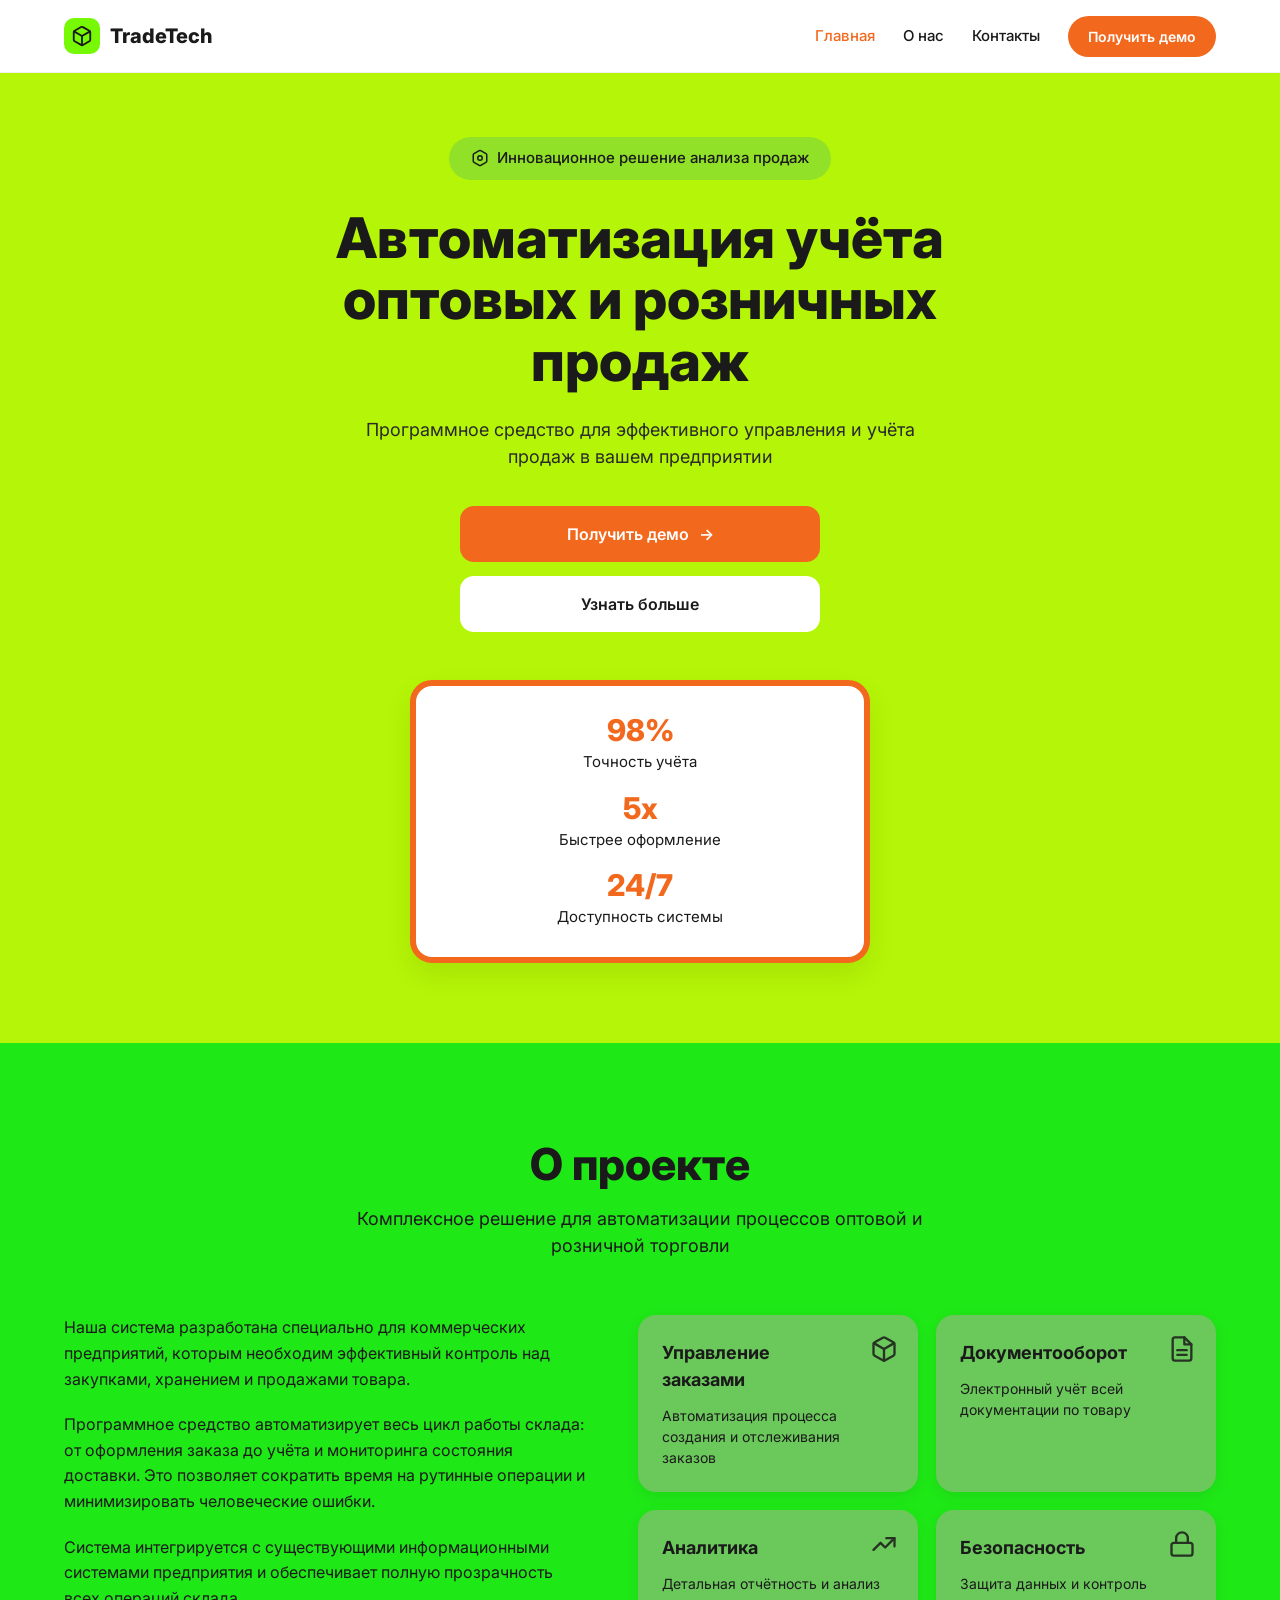
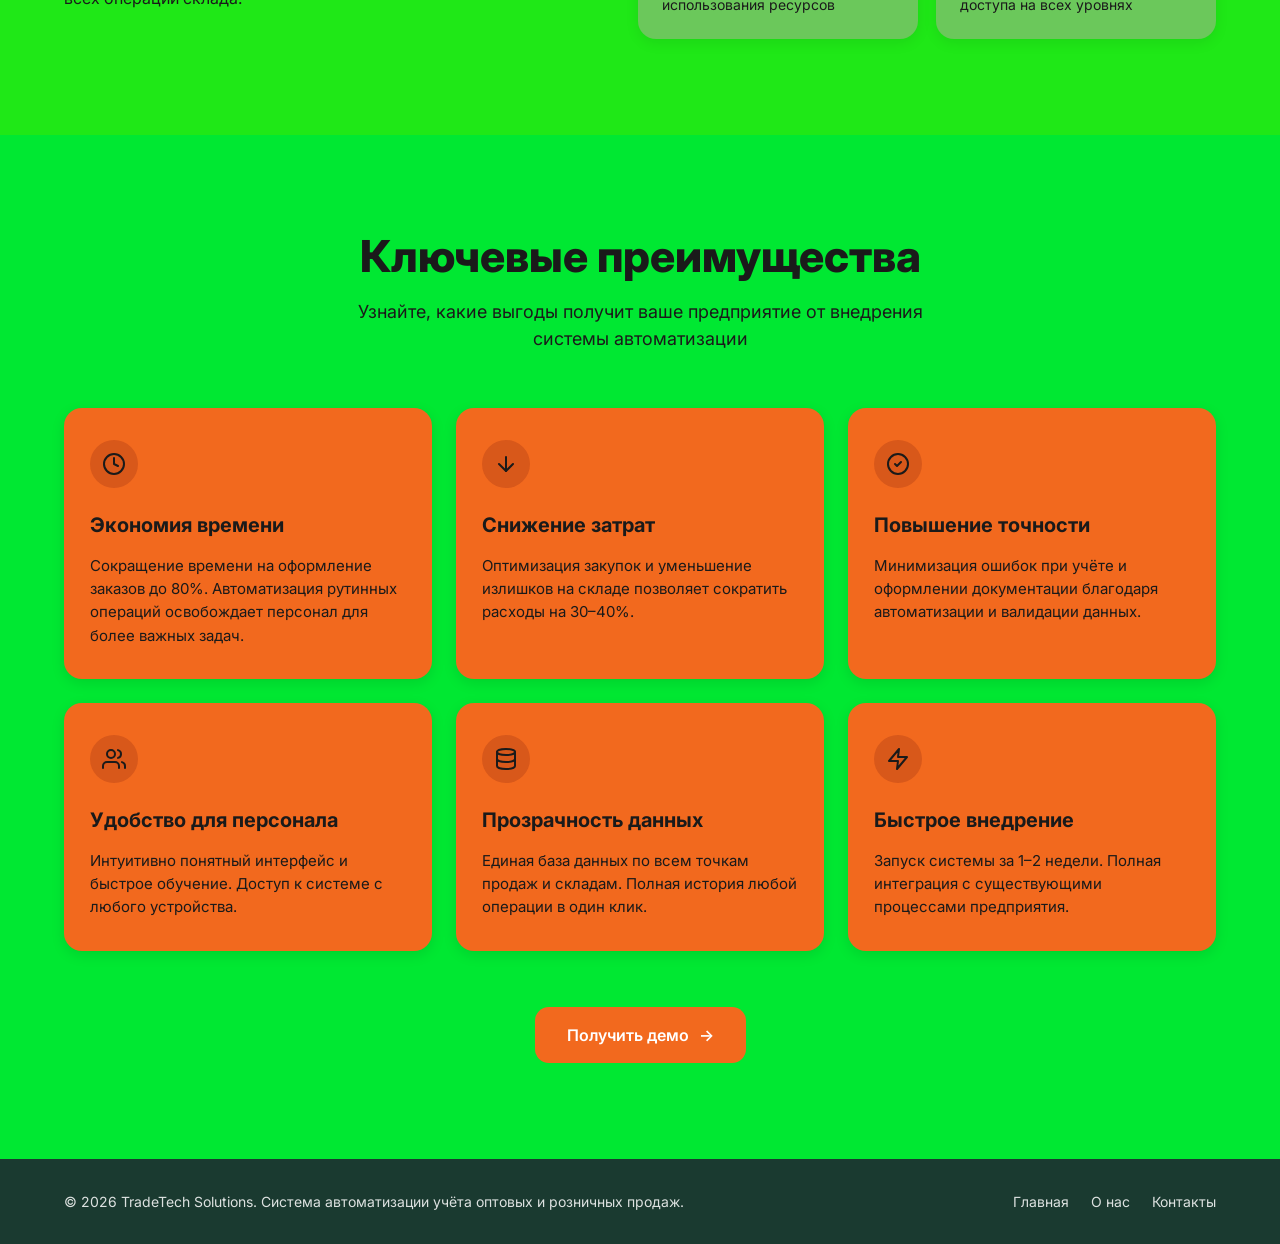
<file: index.html>
<!DOCTYPE html>
<html lang="ru">
<head>
    <meta charset="UTF-8">
    <meta name="viewport" content="width=device-width, initial-scale=1.0">
    <title>TradeTech Solutions — Автоматизация учёта продаж</title>
    <meta name="description" content="Программное средство для автоматизации учёта оптовых и розничных продаж">
    <link rel="preconnect" href="https://fonts.googleapis.com">
    <link rel="preconnect" href="https://fonts.gstatic.com" crossorigin>
    <link href="https://fonts.googleapis.com/css2?family=Inter:wght@400;500;600;700;800&display=swap" rel="stylesheet">
    <link rel="stylesheet" href="css/style.css">
</head>
<body>
    <header class="header">
        <div class="container header__inner">
            <a href="index.html" class="logo">
                <span class="logo__icon" aria-hidden="true">
                    <svg viewBox="0 0 24 24" width="22" height="22" fill="none" stroke="currentColor" stroke-width="2" stroke-linecap="round" stroke-linejoin="round"><path d="M21 16V8a2 2 0 0 0-1-1.73l-7-4a2 2 0 0 0-2 0l-7 4A2 2 0 0 0 3 8v8a2 2 0 0 0 1 1.73l7 4a2 2 0 0 0 2 0l7-4A2 2 0 0 0 21 16z"/><polyline points="3.27 6.96 12 12.01 20.73 6.96"/><line x1="12" y1="22.08" x2="12" y2="12"/></svg>
                </span>
                TradeTech
            </a>
            <button class="burger" id="burger" aria-label="Открыть меню" aria-expanded="false">
                <span></span><span></span><span></span>
            </button>
            <nav class="nav" id="nav">
                <a href="index.html" class="nav__link nav__link--active">Главная</a>
                <a href="about.html" class="nav__link">О нас</a>
                <a href="contacts.html" class="nav__link">Контакты</a>
                <a href="contacts.html" class="nav__cta">Получить демо</a>
            </nav>
        </div>
    </header>

    <main>
        <!-- HERO -->
        <section class="hero">
            <div class="container hero__inner">
                <div class="badge">
                    <svg viewBox="0 0 24 24" width="18" height="18" fill="none" stroke="currentColor" stroke-width="2" stroke-linecap="round" stroke-linejoin="round" aria-hidden="true"><path d="M21 16V8a2 2 0 0 0-1-1.73l-7-4a2 2 0 0 0-2 0l-7 4A2 2 0 0 0 3 8v8a2 2 0 0 0 1 1.73l7 4a2 2 0 0 0 2 0l7-4A2 2 0 0 0 21 16z"/><circle cx="12" cy="12" r="3"/></svg>
                    Инновационное решение анализа продаж
                </div>
                <h1 class="hero__title">Автоматизация учёта оптовых и&nbsp;розничных продаж</h1>
                <p class="hero__subtitle">Программное средство для эффективного управления и учёта продаж в вашем предприятии</p>
                <div class="hero__actions">
                    <a href="contacts.html" class="btn btn--primary">Получить демо <span aria-hidden="true">→</span></a>
                    <a href="about.html" class="btn btn--secondary">Узнать больше</a>
                </div>
                <div class="stats">
                    <div class="stats__card">
                        <div class="stat">
                            <div class="stat__value">98%</div>
                            <div class="stat__label">Точность учёта</div>
                        </div>
                        <div class="stat">
                            <div class="stat__value">5x</div>
                            <div class="stat__label">Быстрее оформление</div>
                        </div>
                        <div class="stat">
                            <div class="stat__value">24/7</div>
                            <div class="stat__label">Доступность системы</div>
                        </div>
                    </div>
                </div>
            </div>
        </section>

        <!-- О ПРОЕКТЕ -->
        <section class="about">
            <div class="container">
                <header class="section-head">
                    <h2 class="section-title">О проекте</h2>
                    <p class="section-subtitle">Комплексное решение для автоматизации процессов оптовой и розничной торговли</p>
                </header>
                <div class="about__grid">
                    <div class="about__text">
                        <p>Наша система разработана специально для коммерческих предприятий, которым необходим эффективный контроль над закупками, хранением и продажами товара.</p>
                        <p>Программное средство автоматизирует весь цикл работы склада: от оформления заказа до учёта и мониторинга состояния доставки. Это позволяет сократить время на рутинные операции и минимизировать человеческие ошибки.</p>
                        <p>Система интегрируется с существующими информационными системами предприятия и обеспечивает полную прозрачность всех операций склада.</p>
                    </div>
                    <div class="about__cards">
                        <article class="feature-card">
                            <div class="feature-card__icon" aria-hidden="true">
                                <svg viewBox="0 0 24 24" width="28" height="28" fill="none" stroke="currentColor" stroke-width="2" stroke-linecap="round" stroke-linejoin="round"><path d="M21 16V8a2 2 0 0 0-1-1.73l-7-4a2 2 0 0 0-2 0l-7 4A2 2 0 0 0 3 8v8a2 2 0 0 0 1 1.73l7 4a2 2 0 0 0 2 0l7-4A2 2 0 0 0 21 16z"/><polyline points="3.27 6.96 12 12.01 20.73 6.96"/><line x1="12" y1="22.08" x2="12" y2="12"/></svg>
                            </div>
                            <h3 class="feature-card__title">Управление заказами</h3>
                            <p class="feature-card__text">Автоматизация процесса создания и отслеживания заказов</p>
                        </article>
                        <article class="feature-card">
                            <div class="feature-card__icon" aria-hidden="true">
                                <svg viewBox="0 0 24 24" width="28" height="28" fill="none" stroke="currentColor" stroke-width="2" stroke-linecap="round" stroke-linejoin="round"><path d="M14 2H6a2 2 0 0 0-2 2v16a2 2 0 0 0 2 2h12a2 2 0 0 0 2-2V8z"/><polyline points="14 2 14 8 20 8"/><line x1="16" y1="13" x2="8" y2="13"/><line x1="16" y1="17" x2="8" y2="17"/></svg>
                            </div>
                            <h3 class="feature-card__title">Документооборот</h3>
                            <p class="feature-card__text">Электронный учёт всей документации по товару</p>
                        </article>
                        <article class="feature-card">
                            <div class="feature-card__icon" aria-hidden="true">
                                <svg viewBox="0 0 24 24" width="28" height="28" fill="none" stroke="currentColor" stroke-width="2" stroke-linecap="round" stroke-linejoin="round"><polyline points="3 17 9 11 13 15 21 7"/><polyline points="14 7 21 7 21 14"/></svg>
                            </div>
                            <h3 class="feature-card__title">Аналитика</h3>
                            <p class="feature-card__text">Детальная отчётность и анализ использования ресурсов</p>
                        </article>
                        <article class="feature-card">
                            <div class="feature-card__icon" aria-hidden="true">
                                <svg viewBox="0 0 24 24" width="28" height="28" fill="none" stroke="currentColor" stroke-width="2" stroke-linecap="round" stroke-linejoin="round"><rect x="3" y="11" width="18" height="11" rx="2" ry="2"/><path d="M7 11V7a5 5 0 0 1 10 0v4"/></svg>
                            </div>
                            <h3 class="feature-card__title">Безопасность</h3>
                            <p class="feature-card__text">Защита данных и контроль доступа на всех уровнях</p>
                        </article>
                    </div>
                </div>
            </div>
        </section>

        <!-- КЛЮЧЕВЫЕ ПРЕИМУЩЕСТВА -->
        <section class="benefits">
            <div class="container">
                <header class="section-head">
                    <h2 class="section-title">Ключевые преимущества</h2>
                    <p class="section-subtitle">Узнайте, какие выгоды получит ваше предприятие от внедрения системы автоматизации</p>
                </header>
                <div class="benefits__grid">
                    <article class="benefit-card">
                        <div class="benefit-card__icon" aria-hidden="true">
                            <svg viewBox="0 0 24 24" width="24" height="24" fill="none" stroke="currentColor" stroke-width="2" stroke-linecap="round" stroke-linejoin="round"><circle cx="12" cy="12" r="10"/><polyline points="12 6 12 12 16 14"/></svg>
                        </div>
                        <h3 class="benefit-card__title">Экономия времени</h3>
                        <p class="benefit-card__text">Сокращение времени на оформление заказов до 80%. Автоматизация рутинных операций освобождает персонал для более важных задач.</p>
                    </article>
                    <article class="benefit-card">
                        <div class="benefit-card__icon" aria-hidden="true">
                            <svg viewBox="0 0 24 24" width="24" height="24" fill="none" stroke="currentColor" stroke-width="2" stroke-linecap="round" stroke-linejoin="round"><line x1="12" y1="5" x2="12" y2="19"/><polyline points="19 12 12 19 5 12"/></svg>
                        </div>
                        <h3 class="benefit-card__title">Снижение затрат</h3>
                        <p class="benefit-card__text">Оптимизация закупок и уменьшение излишков на складе позволяет сократить расходы на 30–40%.</p>
                    </article>
                    <article class="benefit-card">
                        <div class="benefit-card__icon" aria-hidden="true">
                            <svg viewBox="0 0 24 24" width="24" height="24" fill="none" stroke="currentColor" stroke-width="2" stroke-linecap="round" stroke-linejoin="round"><circle cx="12" cy="12" r="10"/><polyline points="9 12 11 14 15 10"/></svg>
                        </div>
                        <h3 class="benefit-card__title">Повышение точности</h3>
                        <p class="benefit-card__text">Минимизация ошибок при учёте и оформлении документации благодаря автоматизации и валидации данных.</p>
                    </article>
                    <article class="benefit-card">
                        <div class="benefit-card__icon" aria-hidden="true">
                            <svg viewBox="0 0 24 24" width="24" height="24" fill="none" stroke="currentColor" stroke-width="2" stroke-linecap="round" stroke-linejoin="round"><path d="M17 21v-2a4 4 0 0 0-4-4H5a4 4 0 0 0-4 4v2"/><circle cx="9" cy="7" r="4"/><path d="M23 21v-2a4 4 0 0 0-3-3.87"/><path d="M16 3.13a4 4 0 0 1 0 7.75"/></svg>
                        </div>
                        <h3 class="benefit-card__title">Удобство для персонала</h3>
                        <p class="benefit-card__text">Интуитивно понятный интерфейс и быстрое обучение. Доступ к системе с любого устройства.</p>
                    </article>
                    <article class="benefit-card">
                        <div class="benefit-card__icon" aria-hidden="true">
                            <svg viewBox="0 0 24 24" width="24" height="24" fill="none" stroke="currentColor" stroke-width="2" stroke-linecap="round" stroke-linejoin="round"><ellipse cx="12" cy="5" rx="9" ry="3"/><path d="M3 5v14a9 3 0 0 0 18 0V5"/><path d="M3 12a9 3 0 0 0 18 0"/></svg>
                        </div>
                        <h3 class="benefit-card__title">Прозрачность данных</h3>
                        <p class="benefit-card__text">Единая база данных по всем точкам продаж и складам. Полная история любой операции в один клик.</p>
                    </article>
                    <article class="benefit-card">
                        <div class="benefit-card__icon" aria-hidden="true">
                            <svg viewBox="0 0 24 24" width="24" height="24" fill="none" stroke="currentColor" stroke-width="2" stroke-linecap="round" stroke-linejoin="round"><polygon points="13 2 3 14 12 14 11 22 21 10 12 10 13 2"/></svg>
                        </div>
                        <h3 class="benefit-card__title">Быстрое внедрение</h3>
                        <p class="benefit-card__text">Запуск системы за 1–2 недели. Полная интеграция с существующими процессами предприятия.</p>
                    </article>
                </div>
                <div class="benefits__cta">
                    <a href="contacts.html" class="btn btn--primary">Получить демо <span aria-hidden="true">→</span></a>
                </div>
            </div>
        </section>
    </main>

    <footer class="footer">
        <div class="container footer__inner">
            <p class="footer__copy">&copy; 2026 TradeTech Solutions. Система автоматизации учёта оптовых и розничных продаж.</p>
            <nav class="footer__nav">
                <a href="index.html">Главная</a>
                <a href="about.html">О нас</a>
                <a href="contacts.html">Контакты</a>
            </nav>
        </div>
    </footer>

    <script src="js/main.js"></script>
</body>
</html>
</file>
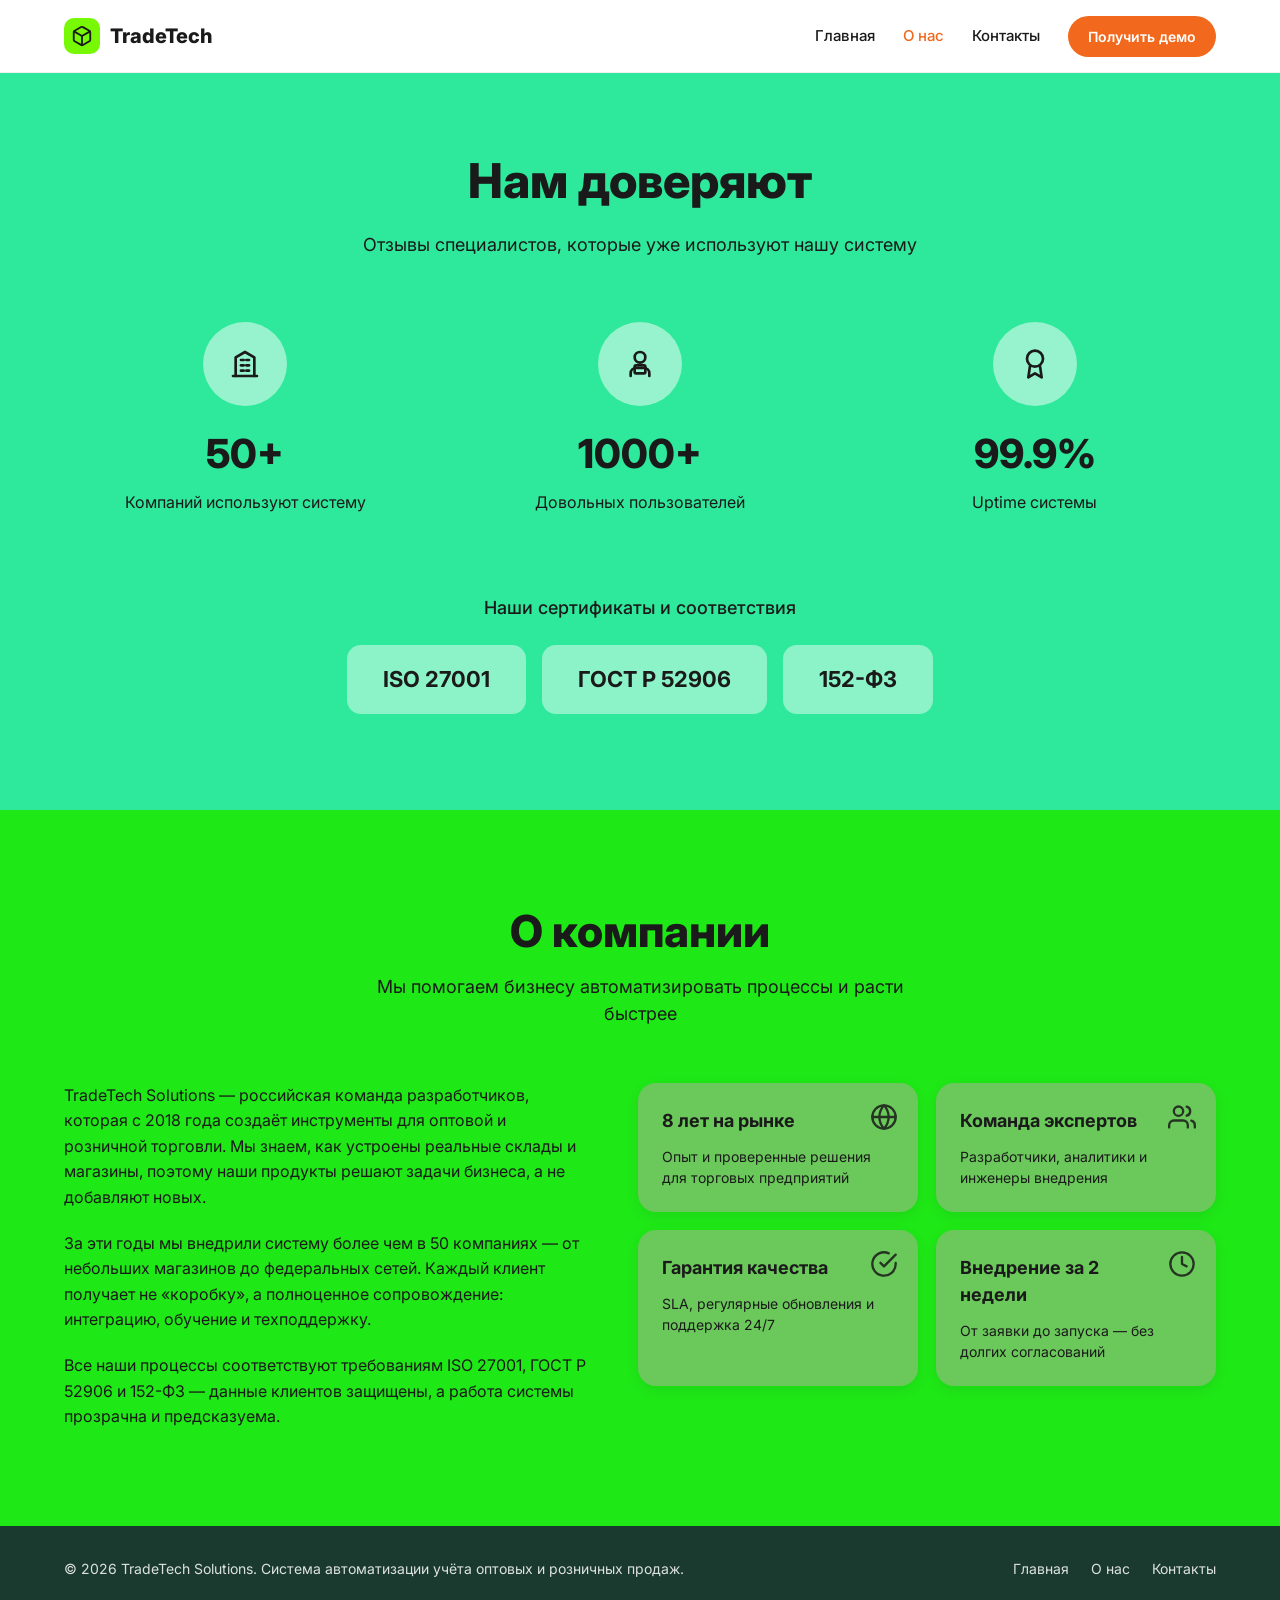
<file: about.html>
<!DOCTYPE html>
<html lang="ru">
<head>
    <meta charset="UTF-8">
    <meta name="viewport" content="width=device-width, initial-scale=1.0">
    <title>О нас — TradeTech Solutions</title>
    <meta name="description" content="Кому доверяет TradeTech Solutions: статистика, сертификаты и соответствия стандартам">
    <link rel="preconnect" href="https://fonts.googleapis.com">
    <link rel="preconnect" href="https://fonts.gstatic.com" crossorigin>
    <link href="https://fonts.googleapis.com/css2?family=Inter:wght@400;500;600;700;800&display=swap" rel="stylesheet">
    <link rel="stylesheet" href="css/style.css">
</head>
<body>
    <header class="header">
        <div class="container header__inner">
            <a href="index.html" class="logo">
                <span class="logo__icon" aria-hidden="true">
                    <svg viewBox="0 0 24 24" width="22" height="22" fill="none" stroke="currentColor" stroke-width="2" stroke-linecap="round" stroke-linejoin="round"><path d="M21 16V8a2 2 0 0 0-1-1.73l-7-4a2 2 0 0 0-2 0l-7 4A2 2 0 0 0 3 8v8a2 2 0 0 0 1 1.73l7 4a2 2 0 0 0 2 0l7-4A2 2 0 0 0 21 16z"/><polyline points="3.27 6.96 12 12.01 20.73 6.96"/><line x1="12" y1="22.08" x2="12" y2="12"/></svg>
                </span>
                TradeTech
            </a>
            <button class="burger" id="burger" aria-label="Открыть меню" aria-expanded="false">
                <span></span><span></span><span></span>
            </button>
            <nav class="nav" id="nav">
                <a href="index.html" class="nav__link">Главная</a>
                <a href="about.html" class="nav__link nav__link--active">О нас</a>
                <a href="contacts.html" class="nav__link">Контакты</a>
                <a href="contacts.html" class="nav__cta">Получить демо</a>
            </nav>
        </div>
    </header>

    <main>
        <!-- ИНТРО -->
        <section class="page-intro page-intro--mint">
            <div class="container">
                <h1 class="page-intro__title">Нам доверяют</h1>
                <p class="page-intro__subtitle">Отзывы специалистов, которые уже используют нашу систему</p>
            </div>
        </section>

        <!-- СТАТИСТИКА -->
        <section class="trust">
            <div class="container">
                <div class="trust__grid">
                    <article class="trust-card">
                        <div class="trust-card__icon" aria-hidden="true">
                            <svg viewBox="0 0 24 24" width="32" height="32" fill="none" stroke="currentColor" stroke-width="2" stroke-linecap="round" stroke-linejoin="round"><path d="M3 21h18"/><path d="M5 21V7l7-4 7 4v14"/><path d="M9 9h2"/><path d="M13 9h2"/><path d="M9 13h2"/><path d="M13 13h2"/><path d="M9 17h2"/><path d="M13 17h2"/></svg>
                        </div>
                        <div class="trust-card__value">50+</div>
                        <div class="trust-card__label">Компаний используют систему</div>
                    </article>
                    <article class="trust-card">
                        <div class="trust-card__icon" aria-hidden="true">
                            <svg viewBox="0 0 24 24" width="32" height="32" fill="none" stroke="currentColor" stroke-width="2" stroke-linecap="round" stroke-linejoin="round"><circle cx="12" cy="7" r="4"/><path d="M5 21v-2a4 4 0 0 1 4-4h6a4 4 0 0 1 4 4v2"/><rect x="8" y="13" width="8" height="6" rx="1"/></svg>
                        </div>
                        <div class="trust-card__value">1000+</div>
                        <div class="trust-card__label">Довольных пользователей</div>
                    </article>
                    <article class="trust-card">
                        <div class="trust-card__icon" aria-hidden="true">
                            <svg viewBox="0 0 24 24" width="32" height="32" fill="none" stroke="currentColor" stroke-width="2" stroke-linecap="round" stroke-linejoin="round"><circle cx="12" cy="8" r="6"/><path d="M8.21 13.89 7 22l5-3 5 3-1.21-8.12"/></svg>
                        </div>
                        <div class="trust-card__value">99.9%</div>
                        <div class="trust-card__label">Uptime системы</div>
                    </article>
                </div>
            </div>
        </section>

        <!-- СЕРТИФИКАТЫ -->
        <section class="certs">
            <div class="container">
                <h2 class="certs__title">Наши сертификаты и соответствия</h2>
                <div class="certs__list">
                    <span class="cert-badge">ISO 27001</span>
                    <span class="cert-badge">ГОСТ Р 52906</span>
                    <span class="cert-badge">152-ФЗ</span>
                </div>
            </div>
        </section>

        <!-- О КОМПАНИИ -->
        <section class="company">
            <div class="container">
                <header class="section-head">
                    <h2 class="section-title">О компании</h2>
                    <p class="section-subtitle">Мы помогаем бизнесу автоматизировать процессы и расти быстрее</p>
                </header>
                <div class="company__grid">
                    <div class="company__text">
                        <p>TradeTech Solutions — российская команда разработчиков, которая с 2018 года создаёт инструменты для оптовой и розничной торговли. Мы знаем, как устроены реальные склады и магазины, поэтому наши продукты решают задачи бизнеса, а не добавляют новых.</p>
                        <p>За эти годы мы внедрили систему более чем в 50 компаниях — от небольших магазинов до федеральных сетей. Каждый клиент получает не «коробку», а полноценное сопровождение: интеграцию, обучение и техподдержку.</p>
                        <p>Все наши процессы соответствуют требованиям ISO 27001, ГОСТ Р 52906 и 152-ФЗ — данные клиентов защищены, а работа системы прозрачна и предсказуема.</p>
                    </div>
                    <div class="company__cards">
                        <article class="feature-card">
                            <div class="feature-card__icon" aria-hidden="true">
                                <svg viewBox="0 0 24 24" width="28" height="28" fill="none" stroke="currentColor" stroke-width="2" stroke-linecap="round" stroke-linejoin="round"><circle cx="12" cy="12" r="10"/><path d="M2 12h20"/><path d="M12 2a15.3 15.3 0 0 1 4 10 15.3 15.3 0 0 1-4 10 15.3 15.3 0 0 1-4-10 15.3 15.3 0 0 1 4-10z"/></svg>
                            </div>
                            <h3 class="feature-card__title">8 лет на рынке</h3>
                            <p class="feature-card__text">Опыт и проверенные решения для торговых предприятий</p>
                        </article>
                        <article class="feature-card">
                            <div class="feature-card__icon" aria-hidden="true">
                                <svg viewBox="0 0 24 24" width="28" height="28" fill="none" stroke="currentColor" stroke-width="2" stroke-linecap="round" stroke-linejoin="round"><path d="M17 21v-2a4 4 0 0 0-4-4H5a4 4 0 0 0-4 4v2"/><circle cx="9" cy="7" r="4"/><path d="M23 21v-2a4 4 0 0 0-3-3.87"/><path d="M16 3.13a4 4 0 0 1 0 7.75"/></svg>
                            </div>
                            <h3 class="feature-card__title">Команда экспертов</h3>
                            <p class="feature-card__text">Разработчики, аналитики и инженеры внедрения</p>
                        </article>
                        <article class="feature-card">
                            <div class="feature-card__icon" aria-hidden="true">
                                <svg viewBox="0 0 24 24" width="28" height="28" fill="none" stroke="currentColor" stroke-width="2" stroke-linecap="round" stroke-linejoin="round"><path d="M22 11.08V12a10 10 0 1 1-5.93-9.14"/><polyline points="22 4 12 14.01 9 11.01"/></svg>
                            </div>
                            <h3 class="feature-card__title">Гарантия качества</h3>
                            <p class="feature-card__text">SLA, регулярные обновления и поддержка 24/7</p>
                        </article>
                        <article class="feature-card">
                            <div class="feature-card__icon" aria-hidden="true">
                                <svg viewBox="0 0 24 24" width="28" height="28" fill="none" stroke="currentColor" stroke-width="2" stroke-linecap="round" stroke-linejoin="round"><circle cx="12" cy="12" r="10"/><polyline points="12 6 12 12 16 14"/></svg>
                            </div>
                            <h3 class="feature-card__title">Внедрение за 2 недели</h3>
                            <p class="feature-card__text">От заявки до запуска — без долгих согласований</p>
                        </article>
                    </div>
                </div>
            </div>
        </section>
    </main>

    <footer class="footer">
        <div class="container footer__inner">
            <p class="footer__copy">&copy; 2026 TradeTech Solutions. Система автоматизации учёта оптовых и розничных продаж.</p>
            <nav class="footer__nav">
                <a href="index.html">Главная</a>
                <a href="about.html">О нас</a>
                <a href="contacts.html">Контакты</a>
            </nav>
        </div>
    </footer>

    <script src="js/main.js"></script>
</body>
</html>
</file>
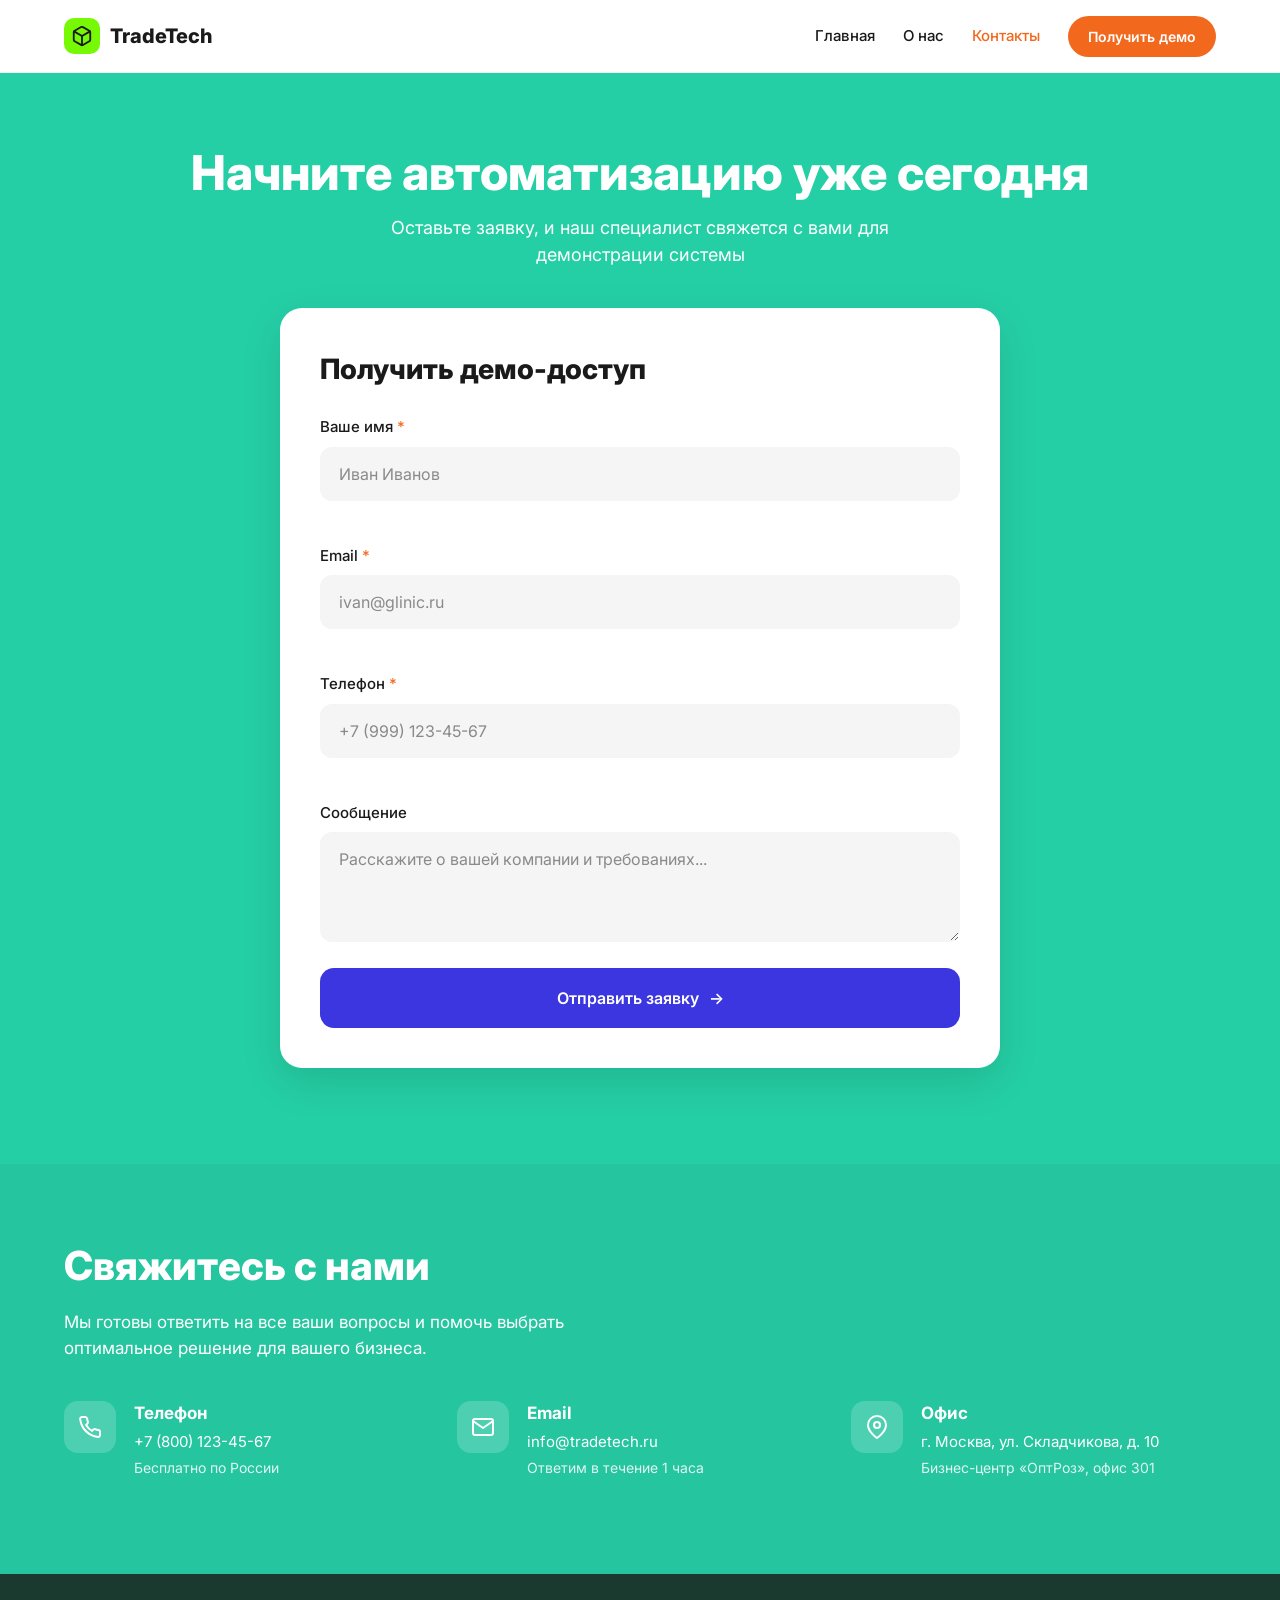
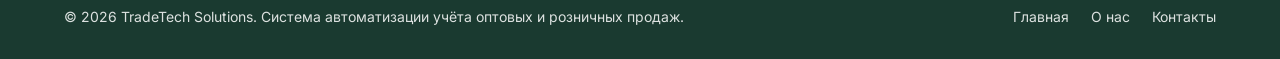
<file: contacts.html>
<!DOCTYPE html>
<html lang="ru">
<head>
    <meta charset="UTF-8">
    <meta name="viewport" content="width=device-width, initial-scale=1.0">
    <title>Контакты — TradeTech Solutions</title>
    <meta name="description" content="Свяжитесь с нами — получите демо системы автоматизации учёта продаж">
    <link rel="preconnect" href="https://fonts.googleapis.com">
    <link rel="preconnect" href="https://fonts.gstatic.com" crossorigin>
    <link href="https://fonts.googleapis.com/css2?family=Inter:wght@400;500;600;700;800&display=swap" rel="stylesheet">
    <link rel="stylesheet" href="css/style.css">
</head>
<body>
    <header class="header">
        <div class="container header__inner">
            <a href="index.html" class="logo">
                <span class="logo__icon" aria-hidden="true">
                    <svg viewBox="0 0 24 24" width="22" height="22" fill="none" stroke="currentColor" stroke-width="2" stroke-linecap="round" stroke-linejoin="round"><path d="M21 16V8a2 2 0 0 0-1-1.73l-7-4a2 2 0 0 0-2 0l-7 4A2 2 0 0 0 3 8v8a2 2 0 0 0 1 1.73l7 4a2 2 0 0 0 2 0l7-4A2 2 0 0 0 21 16z"/><polyline points="3.27 6.96 12 12.01 20.73 6.96"/><line x1="12" y1="22.08" x2="12" y2="12"/></svg>
                </span>
                TradeTech
            </a>
            <button class="burger" id="burger" aria-label="Открыть меню" aria-expanded="false">
                <span></span><span></span><span></span>
            </button>
            <nav class="nav" id="nav">
                <a href="index.html" class="nav__link">Главная</a>
                <a href="about.html" class="nav__link">О нас</a>
                <a href="contacts.html" class="nav__link nav__link--active">Контакты</a>
                <a href="#demo-form" class="nav__cta">Получить демо</a>
            </nav>
        </div>
    </header>

    <main>
        <!-- ИНТРО + ФОРМА -->
        <section class="cta-section" id="demo-form">
            <div class="container">
                <header class="cta-section__head">
                    <h1 class="cta-section__title">Начните автоматизацию уже сегодня</h1>
                    <p class="cta-section__subtitle">Оставьте заявку, и наш специалист свяжется с вами для демонстрации системы</p>
                </header>
                <form class="form" id="demoForm" novalidate>
                    <h2 class="form__title">Получить демо-доступ</h2>
                    <div class="form__field">
                        <label for="name" class="form__label">Ваше имя <span class="req">*</span></label>
                        <input type="text" id="name" name="name" class="form__input" placeholder="Иван Иванов" required>
                        <span class="form__error" data-for="name"></span>
                    </div>
                    <div class="form__field">
                        <label for="email" class="form__label">Email <span class="req">*</span></label>
                        <input type="email" id="email" name="email" class="form__input" placeholder="ivan@glinic.ru" required>
                        <span class="form__error" data-for="email"></span>
                    </div>
                    <div class="form__field">
                        <label for="phone" class="form__label">Телефон <span class="req">*</span></label>
                        <input type="tel" id="phone" name="phone" class="form__input" placeholder="+7 (999) 123-45-67" required>
                        <span class="form__error" data-for="phone"></span>
                    </div>
                    <div class="form__field">
                        <label for="message" class="form__label">Сообщение</label>
                        <textarea id="message" name="message" class="form__input form__input--textarea" placeholder="Расскажите о вашей компании и требованиях..."></textarea>
                    </div>
                    <button type="submit" class="btn btn--submit">Отправить заявку <span aria-hidden="true">→</span></button>
                    <p class="form__success" id="formSuccess" hidden>Заявка отправлена! Мы свяжемся с вами в течение часа.</p>
                </form>
            </div>
        </section>

        <!-- КОНТАКТЫ -->
        <section class="contacts">
            <div class="container">
                <header class="contacts__head">
                    <h2 class="contacts__title">Свяжитесь с нами</h2>
                    <p class="contacts__subtitle">Мы готовы ответить на все ваши вопросы и помочь выбрать оптимальное решение для вашего бизнеса.</p>
                </header>
                <div class="contacts__list">
                    <article class="contact-item">
                        <div class="contact-item__icon" aria-hidden="true">
                            <svg viewBox="0 0 24 24" width="24" height="24" fill="none" stroke="currentColor" stroke-width="2" stroke-linecap="round" stroke-linejoin="round"><path d="M22 16.92v3a2 2 0 0 1-2.18 2 19.79 19.79 0 0 1-8.63-3.07 19.5 19.5 0 0 1-6-6 19.79 19.79 0 0 1-3.07-8.67A2 2 0 0 1 4.11 2h3a2 2 0 0 1 2 1.72 12.84 12.84 0 0 0 .7 2.81 2 2 0 0 1-.45 2.11L8.09 9.91a16 16 0 0 0 6 6l1.27-1.27a2 2 0 0 1 2.11-.45 12.84 12.84 0 0 0 2.81.7A2 2 0 0 1 22 16.92z"/></svg>
                        </div>
                        <div class="contact-item__body">
                            <h3 class="contact-item__title">Телефон</h3>
                            <a href="tel:+78001234567" class="contact-item__value">+7 (800) 123-45-67</a>
                            <p class="contact-item__note">Бесплатно по России</p>
                        </div>
                    </article>
                    <article class="contact-item">
                        <div class="contact-item__icon" aria-hidden="true">
                            <svg viewBox="0 0 24 24" width="24" height="24" fill="none" stroke="currentColor" stroke-width="2" stroke-linecap="round" stroke-linejoin="round"><path d="M4 4h16c1.1 0 2 .9 2 2v12c0 1.1-.9 2-2 2H4c-1.1 0-2-.9-2-2V6c0-1.1.9-2 2-2z"/><polyline points="22,6 12,13 2,6"/></svg>
                        </div>
                        <div class="contact-item__body">
                            <h3 class="contact-item__title">Email</h3>
                            <a href="mailto:info@tradetech.ru" class="contact-item__value">info@tradetech.ru</a>
                            <p class="contact-item__note">Ответим в течение 1 часа</p>
                        </div>
                    </article>
                    <article class="contact-item">
                        <div class="contact-item__icon" aria-hidden="true">
                            <svg viewBox="0 0 24 24" width="24" height="24" fill="none" stroke="currentColor" stroke-width="2" stroke-linecap="round" stroke-linejoin="round"><path d="M21 10c0 7-9 13-9 13s-9-6-9-13a9 9 0 0 1 18 0z"/><circle cx="12" cy="10" r="3"/></svg>
                        </div>
                        <div class="contact-item__body">
                            <h3 class="contact-item__title">Офис</h3>
                            <p class="contact-item__value">г. Москва, ул. Складчикова, д. 10</p>
                            <p class="contact-item__note">Бизнес-центр «ОптРоз», офис 301</p>
                        </div>
                    </article>
                </div>
            </div>
        </section>
    </main>

    <footer class="footer">
        <div class="container footer__inner">
            <p class="footer__copy">&copy; 2026 TradeTech Solutions. Система автоматизации учёта оптовых и розничных продаж.</p>
            <nav class="footer__nav">
                <a href="index.html">Главная</a>
                <a href="about.html">О нас</a>
                <a href="contacts.html">Контакты</a>
            </nav>
        </div>
    </footer>

    <script src="js/main.js"></script>
</body>
</html>
</file>
<file: css/style.css>
/* ============================================================
   TradeTech Solutions — стили
   Лабораторная работа №5/6/7 — HTML, CSS, адаптив
   ============================================================ */

/* ---------- Сброс / базовые ---------- */
*,
*::before,
*::after {
    box-sizing: border-box;
}

html {
    scroll-behavior: smooth;
}

body {
    margin: 0;
    font-family: 'Inter', -apple-system, BlinkMacSystemFont, 'Segoe UI', Roboto, sans-serif;
    font-size: 16px;
    line-height: 1.5;
    color: #1a1a1a;
    background: #ffffff;
    -webkit-font-smoothing: antialiased;
    -moz-osx-font-smoothing: grayscale;
}

h1, h2, h3, h4, p {
    margin: 0;
}

a {
    color: inherit;
    text-decoration: none;
}

img {
    max-width: 100%;
    display: block;
}

button {
    font: inherit;
    cursor: pointer;
    border: none;
    background: none;
}

/* ---------- Контейнер ---------- */
.container {
    width: 100%;
    max-width: 1200px;
    margin: 0 auto;
    padding: 0 24px;
}

/* ============================================================
   ШАПКА (header)
   ============================================================ */
.header {
    position: sticky;
    top: 0;
    z-index: 100;
    background: rgba(255, 255, 255, 0.92);
    backdrop-filter: blur(10px);
    -webkit-backdrop-filter: blur(10px);
    border-bottom: 1px solid rgba(0, 0, 0, 0.06);
}

.header__inner {
    display: flex;
    align-items: center;
    justify-content: space-between;
    height: 72px;
}

.logo {
    display: inline-flex;
    align-items: center;
    gap: 10px;
    font-weight: 800;
    font-size: 20px;
    color: #1a1a1a;
}

.logo__icon {
    display: inline-flex;
    align-items: center;
    justify-content: center;
    width: 36px;
    height: 36px;
    border-radius: 10px;
    background: #77F906;
    color: #1a1a1a;
}

.nav {
    display: flex;
    align-items: center;
    gap: 28px;
}

.nav__link {
    font-size: 15px;
    font-weight: 500;
    color: #1a1a1a;
    transition: color 0.2s ease;
}

.nav__link:hover,
.nav__link--active {
    color: #F2691E;
}

.nav__cta {
    display: inline-flex;
    align-items: center;
    padding: 10px 20px;
    background: #F2691E;
    color: #fff;
    border-radius: 999px;
    font-weight: 600;
    font-size: 14px;
    transition: background 0.2s ease, transform 0.2s ease;
}

.nav__cta:hover {
    background: #d8581a;
    transform: translateY(-1px);
}

.burger {
    display: none;
    flex-direction: column;
    gap: 5px;
    padding: 8px;
}

.burger span {
    display: block;
    width: 22px;
    height: 2px;
    background: #1a1a1a;
    border-radius: 2px;
    transition: transform 0.25s ease, opacity 0.25s ease;
}

.burger.is-open span:nth-child(1) { transform: translateY(7px) rotate(45deg); }
.burger.is-open span:nth-child(2) { opacity: 0; }
.burger.is-open span:nth-child(3) { transform: translateY(-7px) rotate(-45deg); }

/* ============================================================
   КНОПКИ
   ============================================================ */
.btn {
    display: inline-flex;
    align-items: center;
    justify-content: center;
    gap: 10px;
    padding: 16px 32px;
    border-radius: 14px;
    font-weight: 600;
    font-size: 16px;
    text-align: center;
    transition: transform 0.2s ease, box-shadow 0.2s ease, background 0.2s ease;
    cursor: pointer;
}

.btn:hover {
    transform: translateY(-2px);
    box-shadow: 0 8px 22px rgba(0, 0, 0, 0.15);
}

.btn--primary {
    background: #F2691E;
    color: #ffffff;
}

.btn--primary:hover {
    background: #d8581a;
}

.btn--secondary {
    background: #ffffff;
    color: #1a1a1a;
}

.btn--submit {
    background: #3B36E0;
    color: #ffffff;
    width: 100%;
    padding: 18px 28px;
    border-radius: 14px;
}

.btn--submit:hover {
    background: #2d2bb0;
}

/* ============================================================
   HERO
   ============================================================ */
.hero {
    background: #B5F507;
    padding: 64px 0 80px;
    text-align: center;
}

.hero__inner {
    display: flex;
    flex-direction: column;
    align-items: center;
}

.badge {
    display: inline-flex;
    align-items: center;
    gap: 8px;
    padding: 10px 22px;
    background: rgba(100, 200, 80, 0.45);
    border-radius: 999px;
    font-size: 15px;
    font-weight: 500;
    color: #1a1a1a;
    margin-bottom: 28px;
}

.hero__title {
    font-size: 56px;
    line-height: 1.1;
    font-weight: 800;
    color: #1a1a1a;
    max-width: 800px;
    margin-bottom: 24px;
}

.hero__subtitle {
    font-size: 18px;
    line-height: 1.5;
    color: #2a2a2a;
    max-width: 560px;
    margin-bottom: 36px;
}

.hero__actions {
    display: flex;
    flex-direction: column;
    gap: 14px;
    width: 100%;
    max-width: 360px;
    margin-bottom: 48px;
}

/* Карточка статистики */
.stats {
    width: 100%;
    max-width: 460px;
}

.stats__card {
    background: #ffffff;
    border: 6px solid #F2691E;
    border-radius: 22px;
    padding: 28px 24px;
    display: grid;
    grid-template-columns: 1fr;
    gap: 18px;
    box-shadow: 0 12px 28px rgba(0, 0, 0, 0.08);
}

.stat {
    text-align: center;
}

.stat__value {
    font-size: 30px;
    font-weight: 800;
    color: #F2691E;
    line-height: 1.1;
    margin-bottom: 4px;
}

.stat__label {
    font-size: 15px;
    color: #1a1a1a;
}

/* ============================================================
   СЕКЦИЯ "О ПРОЕКТЕ"
   ============================================================ */
.about {
    background: #1FE817;
    padding: 96px 0;
}

.section-head {
    text-align: center;
    margin-bottom: 56px;
}

.section-title {
    font-size: 44px;
    line-height: 1.15;
    font-weight: 800;
    color: #1a1a1a;
    margin-bottom: 16px;
}

.section-subtitle {
    font-size: 18px;
    line-height: 1.5;
    color: #1a1a1a;
    max-width: 600px;
    margin: 0 auto;
}

.about__grid {
    display: grid;
    grid-template-columns: 1fr 1.1fr;
    gap: 48px;
    align-items: start;
}

.about__text p {
    font-size: 16px;
    line-height: 1.6;
    color: #1a1a1a;
    margin-bottom: 20px;
}

.about__text p:last-child {
    margin-bottom: 0;
}

.about__cards {
    display: grid;
    grid-template-columns: 1fr 1fr;
    gap: 18px;
}

.feature-card {
    position: relative;
    background: #6BC85B;
    border-radius: 18px;
    padding: 24px;
    color: #1a1a1a;
    box-shadow: 0 4px 14px rgba(0, 0, 0, 0.08);
}

.feature-card__icon {
    position: absolute;
    top: 20px;
    right: 20px;
    color: #1a1a1a;
    opacity: 0.85;
}

.feature-card__title {
    font-size: 18px;
    font-weight: 700;
    margin-bottom: 12px;
    padding-right: 40px;
    color: #1a1a1a;
}

.feature-card__text {
    font-size: 14px;
    line-height: 1.5;
    color: #1a1a1a;
}

/* ============================================================
   КЛЮЧЕВЫЕ ПРЕИМУЩЕСТВА
   ============================================================ */
.benefits {
    background: #00E832;
    padding: 96px 0;
}

.benefits__grid {
    display: grid;
    grid-template-columns: repeat(3, 1fr);
    gap: 24px;
}

.benefit-card {
    background: #F2691E;
    border-radius: 18px;
    padding: 32px 26px;
    color: #1a1a1a;
    box-shadow: 0 4px 14px rgba(0, 0, 0, 0.1);
    display: flex;
    flex-direction: column;
}

.benefit-card__icon {
    display: inline-flex;
    align-items: center;
    justify-content: center;
    width: 48px;
    height: 48px;
    border-radius: 50%;
    background: #d8581a;
    margin-bottom: 22px;
    color: #1a1a1a;
}

.benefit-card__title {
    font-size: 20px;
    font-weight: 700;
    margin-bottom: 14px;
    color: #1a1a1a;
}

.benefit-card__text {
    font-size: 15px;
    line-height: 1.55;
    color: #1a1a1a;
}

.benefits__cta {
    display: flex;
    justify-content: center;
    margin-top: 56px;
}

/* ============================================================
   СТРАНИЦА "О НАС"
   ============================================================ */
.page-intro {
    padding: 72px 0 40px;
    text-align: center;
}

.page-intro--mint {
    background: #2EE89B;
}

.page-intro__title {
    font-size: 48px;
    font-weight: 800;
    margin-bottom: 14px;
    color: #1a1a1a;
}

.page-intro__subtitle {
    font-size: 18px;
    color: #1a1a1a;
    max-width: 560px;
    margin: 0 auto;
}

/* Статистика "Нам доверяют" */
.trust {
    background: #2EE89B;
    padding: 24px 0 80px;
}

.trust__grid {
    display: grid;
    grid-template-columns: repeat(3, 1fr);
    gap: 32px;
    text-align: center;
}

.trust-card {
    display: flex;
    flex-direction: column;
    align-items: center;
}

.trust-card__icon {
    display: inline-flex;
    align-items: center;
    justify-content: center;
    width: 84px;
    height: 84px;
    border-radius: 50%;
    background: rgba(255, 255, 255, 0.5);
    color: #1a1a1a;
    margin-bottom: 18px;
}

.trust-card__value {
    font-size: 40px;
    font-weight: 800;
    color: #1a1a1a;
    margin-bottom: 6px;
}

.trust-card__label {
    font-size: 16px;
    color: #1a1a1a;
}

/* Сертификаты */
.certs {
    background: #2EE89B;
    padding: 0 0 96px;
    text-align: center;
}

.certs__title {
    font-size: 18px;
    font-weight: 500;
    color: #1a1a1a;
    margin-bottom: 24px;
}

.certs__list {
    display: flex;
    flex-wrap: wrap;
    justify-content: center;
    gap: 16px;
}

.cert-badge {
    display: inline-flex;
    align-items: center;
    justify-content: center;
    padding: 18px 36px;
    background: rgba(255, 255, 255, 0.45);
    border-radius: 14px;
    font-size: 22px;
    font-weight: 700;
    color: #1a1a1a;
}

/* О компании */
.company {
    background: #1FE817;
    padding: 96px 0;
}

.company__grid {
    display: grid;
    grid-template-columns: 1fr 1.1fr;
    gap: 48px;
    align-items: start;
}

.company__text p {
    font-size: 16px;
    line-height: 1.6;
    margin-bottom: 20px;
}

.company__text p:last-child {
    margin-bottom: 0;
}

.company__cards {
    display: grid;
    grid-template-columns: 1fr 1fr;
    gap: 18px;
}

/* ============================================================
   СТРАНИЦА КОНТАКТОВ — секция формы
   ============================================================ */
.cta-section {
    background: #25CFA5;
    padding: 72px 0 96px;
}

.cta-section__head {
    text-align: center;
    margin-bottom: 40px;
}

.cta-section__title {
    font-size: 48px;
    font-weight: 800;
    color: #ffffff;
    margin-bottom: 14px;
    line-height: 1.15;
}

.cta-section__subtitle {
    font-size: 18px;
    color: #ffffff;
    max-width: 560px;
    margin: 0 auto;
}

.form {
    background: #ffffff;
    max-width: 720px;
    margin: 0 auto;
    border-radius: 22px;
    padding: 40px;
    box-shadow: 0 14px 40px rgba(0, 0, 0, 0.12);
}

.form__title {
    font-size: 28px;
    font-weight: 800;
    margin-bottom: 26px;
}

.form__field {
    margin-bottom: 20px;
}

.form__label {
    display: block;
    font-size: 15px;
    font-weight: 500;
    margin-bottom: 8px;
    color: #1a1a1a;
}

.req {
    color: #F2691E;
}

.form__input {
    width: 100%;
    padding: 14px 18px;
    background: #f5f5f5;
    border: 1px solid transparent;
    border-radius: 12px;
    font: inherit;
    color: #1a1a1a;
    transition: border-color 0.2s ease, background 0.2s ease;
}

.form__input::placeholder {
    color: #8a8a8a;
}

.form__input:focus {
    outline: none;
    border-color: #3B36E0;
    background: #ffffff;
}

.form__input--textarea {
    min-height: 110px;
    resize: vertical;
    font-family: inherit;
}

.form__input.is-invalid {
    border-color: #e23a3a;
    background: #fff5f5;
}

.form__error {
    display: block;
    min-height: 18px;
    margin-top: 6px;
    font-size: 13px;
    color: #e23a3a;
}

.form__success {
    margin-top: 16px;
    padding: 14px 16px;
    background: #e8f9ee;
    color: #1e7a3c;
    border-radius: 10px;
    font-weight: 500;
}

/* Контакты */
.contacts {
    background: #25C5A0;
    padding: 72px 0 96px;
    color: #ffffff;
}

.contacts__head {
    margin-bottom: 40px;
}

.contacts__title {
    font-size: 40px;
    font-weight: 800;
    margin-bottom: 14px;
}

.contacts__subtitle {
    font-size: 17px;
    max-width: 600px;
    line-height: 1.5;
}

.contacts__list {
    display: grid;
    grid-template-columns: repeat(3, 1fr);
    gap: 28px;
}

.contact-item {
    display: flex;
    gap: 18px;
}

.contact-item__icon {
    display: inline-flex;
    align-items: center;
    justify-content: center;
    width: 52px;
    height: 52px;
    flex-shrink: 0;
    border-radius: 14px;
    background: rgba(255, 255, 255, 0.18);
    color: #ffffff;
}

.contact-item__title {
    font-size: 17px;
    font-weight: 700;
    margin-bottom: 4px;
}

.contact-item__value {
    display: block;
    font-size: 15px;
    margin-bottom: 4px;
    color: #ffffff;
}

.contact-item__note {
    font-size: 14px;
    color: rgba(255, 255, 255, 0.85);
}

/* ============================================================
   ФУТЕР
   ============================================================ */
.footer {
    background: #1a3a30;
    color: rgba(255, 255, 255, 0.85);
    padding: 32px 0;
    font-size: 14px;
}

.footer__inner {
    display: flex;
    align-items: center;
    justify-content: space-between;
    gap: 16px;
    flex-wrap: wrap;
}

.footer__nav {
    display: flex;
    gap: 22px;
}

.footer__nav a:hover {
    color: #ffffff;
}

/* ============================================================
   АДАПТИВНОСТЬ — ЛР №7
   Брейкпоинты: >=1200, 992-1199, 768-991, 576-767,
   460-575, 414-459, 375-413, 320-374
   ============================================================ */

/* ---------- >= 1200px (большой десктоп) ---------- */
@media (min-width: 1200px) {
    .container {
        max-width: 1200px;
    }
    .hero__title {
        font-size: 56px;
    }
    .section-title {
        font-size: 44px;
    }
}

/* ---------- 992 — 1199px (десктоп) ---------- */
@media (min-width: 992px) and (max-width: 1199.98px) {
    .container {
        max-width: 980px;
    }
    .hero__title {
        font-size: 50px;
    }
    .section-title {
        font-size: 40px;
    }
    .benefits__grid {
        grid-template-columns: repeat(3, 1fr);
        gap: 20px;
    }
    .about__cards,
    .company__cards {
        grid-template-columns: 1fr 1fr;
    }
}

/* ---------- 768 — 991px (планшет) ---------- */
@media (min-width: 768px) and (max-width: 991.98px) {
    .container {
        max-width: 760px;
    }
    .header__inner {
        height: 64px;
    }
    .hero {
        padding: 56px 0 64px;
    }
    .hero__title {
        font-size: 42px;
    }
    .hero__subtitle {
        font-size: 17px;
    }
    .section-title {
        font-size: 36px;
    }
    .about,
    .benefits,
    .company {
        padding: 72px 0;
    }
    .about__grid,
    .company__grid {
        grid-template-columns: 1fr;
        gap: 36px;
    }
    .about__cards,
    .company__cards {
        grid-template-columns: 1fr 1fr;
    }
    .benefits__grid {
        grid-template-columns: 1fr 1fr;
        gap: 20px;
    }
    .trust__grid {
        grid-template-columns: repeat(3, 1fr);
        gap: 22px;
    }
    .contacts__list {
        grid-template-columns: 1fr 1fr;
        gap: 24px;
    }
    .form {
        padding: 36px;
    }
}

/* ---------- 576 — 767px (большой смартфон) ---------- */
@media (min-width: 576px) and (max-width: 767.98px) {
    .container {
        padding: 0 20px;
    }
    .header__inner {
        height: 60px;
    }
    .nav {
        position: fixed;
        top: 60px;
        left: 0;
        right: 0;
        background: #ffffff;
        flex-direction: column;
        align-items: stretch;
        gap: 0;
        padding: 16px 24px 24px;
        border-bottom: 1px solid rgba(0, 0, 0, 0.08);
        transform: translateY(-120%);
        transition: transform 0.3s ease;
    }
    .nav.is-open {
        transform: translateY(0);
    }
    .nav__link {
        padding: 12px 0;
        font-size: 16px;
        border-bottom: 1px solid rgba(0, 0, 0, 0.06);
    }
    .nav__cta {
        margin-top: 12px;
        justify-content: center;
    }
    .burger {
        display: flex;
    }
    .hero {
        padding: 48px 0 56px;
    }
    .hero__title {
        font-size: 36px;
    }
    .hero__subtitle {
        font-size: 16px;
    }
    .section-title {
        font-size: 30px;
    }
    .about,
    .benefits,
    .company {
        padding: 64px 0;
    }
    .about__grid,
    .company__grid {
        grid-template-columns: 1fr;
        gap: 32px;
    }
    .about__cards,
    .company__cards {
        grid-template-columns: 1fr 1fr;
    }
    .benefits__grid {
        grid-template-columns: 1fr 1fr;
        gap: 18px;
    }
    .trust__grid {
        grid-template-columns: 1fr;
        gap: 24px;
    }
    .contacts__list {
        grid-template-columns: 1fr;
    }
    .form {
        padding: 32px 24px;
    }
    .footer__inner {
        flex-direction: column;
        text-align: center;
    }
}

/* ---------- 460 — 575px (средний смартфон) ---------- */
@media (min-width: 460px) and (max-width: 575.98px) {
    .container {
        padding: 0 18px;
    }
    .header__inner {
        height: 58px;
    }
    .nav {
        position: fixed;
        top: 58px;
        left: 0;
        right: 0;
        background: #ffffff;
        flex-direction: column;
        align-items: stretch;
        gap: 0;
        padding: 14px 20px 22px;
        transform: translateY(-120%);
        transition: transform 0.3s ease;
        border-bottom: 1px solid rgba(0, 0, 0, 0.08);
    }
    .nav.is-open {
        transform: translateY(0);
    }
    .nav__link {
        padding: 12px 0;
        font-size: 15px;
        border-bottom: 1px solid rgba(0, 0, 0, 0.06);
    }
    .nav__cta {
        margin-top: 10px;
        justify-content: center;
    }
    .burger {
        display: flex;
    }
    .hero {
        padding: 42px 0 52px;
    }
    .hero__title {
        font-size: 30px;
    }
    .hero__subtitle {
        font-size: 15px;
    }
    .badge {
        font-size: 13px;
        padding: 8px 16px;
    }
    .section-title {
        font-size: 26px;
    }
    .section-subtitle,
    .hero__subtitle {
        font-size: 15px;
    }
    .about,
    .benefits,
    .company {
        padding: 56px 0;
    }
    .about__grid,
    .company__grid {
        grid-template-columns: 1fr;
        gap: 28px;
    }
    .about__cards,
    .company__cards {
        grid-template-columns: 1fr;
    }
    .benefits__grid {
        grid-template-columns: 1fr;
        gap: 16px;
    }
    .trust__grid {
        grid-template-columns: 1fr;
        gap: 22px;
    }
    .contacts__list {
        grid-template-columns: 1fr;
    }
    .form {
        padding: 28px 20px;
    }
    .stats__card {
        padding: 24px 20px;
    }
    .footer__inner {
        flex-direction: column;
        text-align: center;
    }
}

/* ---------- 414 — 459px (phone+) ---------- */
@media (min-width: 414px) and (max-width: 459.98px) {
    .container {
        padding: 0 16px;
    }
    .header__inner {
        height: 56px;
    }
    .nav {
        position: fixed;
        top: 56px;
        left: 0;
        right: 0;
        background: #ffffff;
        flex-direction: column;
        align-items: stretch;
        gap: 0;
        padding: 12px 18px 20px;
        transform: translateY(-120%);
        transition: transform 0.3s ease;
        border-bottom: 1px solid rgba(0, 0, 0, 0.08);
    }
    .nav.is-open {
        transform: translateY(0);
    }
    .nav__link {
        padding: 12px 0;
        font-size: 15px;
        border-bottom: 1px solid rgba(0, 0, 0, 0.06);
    }
    .nav__cta {
        margin-top: 10px;
        justify-content: center;
    }
    .burger {
        display: flex;
    }
    .hero {
        padding: 36px 0 48px;
    }
    .hero__title {
        font-size: 28px;
    }
    .badge {
        font-size: 12px;
        padding: 8px 14px;
    }
    .section-title,
    .cta-section__title,
    .page-intro__title {
        font-size: 24px;
    }
    .section-subtitle,
    .hero__subtitle {
        font-size: 14px;
    }
    .about,
    .benefits,
    .company {
        padding: 52px 0;
    }
    .about__grid,
    .company__grid {
        grid-template-columns: 1fr;
        gap: 26px;
    }
    .about__cards,
    .company__cards {
        grid-template-columns: 1fr;
    }
    .benefits__grid {
        grid-template-columns: 1fr;
        gap: 14px;
    }
    .trust__grid {
        grid-template-columns: 1fr;
    }
    .contacts__list {
        grid-template-columns: 1fr;
    }
    .form {
        padding: 24px 18px;
    }
    .stats__card {
        padding: 22px 18px;
    }
    .btn {
        padding: 14px 24px;
        font-size: 15px;
    }
    .footer__inner {
        flex-direction: column;
        text-align: center;
    }
}

/* ---------- 375 — 413px (phone standard) ---------- */
@media (min-width: 375px) and (max-width: 413.98px) {
    .container {
        padding: 0 14px;
    }
    .header__inner {
        height: 54px;
    }
    .logo {
        font-size: 18px;
    }
    .nav {
        position: fixed;
        top: 54px;
        left: 0;
        right: 0;
        background: #ffffff;
        flex-direction: column;
        align-items: stretch;
        gap: 0;
        padding: 12px 16px 18px;
        transform: translateY(-120%);
        transition: transform 0.3s ease;
        border-bottom: 1px solid rgba(0, 0, 0, 0.08);
    }
    .nav.is-open {
        transform: translateY(0);
    }
    .nav__link {
        padding: 11px 0;
        font-size: 14px;
        border-bottom: 1px solid rgba(0, 0, 0, 0.06);
    }
    .nav__cta {
        margin-top: 10px;
        justify-content: center;
    }
    .burger {
        display: flex;
    }
    .hero {
        padding: 32px 0 44px;
    }
    .hero__title {
        font-size: 26px;
    }
    .badge {
        font-size: 12px;
        padding: 7px 14px;
    }
    .section-title,
    .cta-section__title,
    .page-intro__title {
        font-size: 22px;
    }
    .section-subtitle,
    .hero__subtitle {
        font-size: 14px;
    }
    .about,
    .benefits,
    .company {
        padding: 48px 0;
    }
    .about__grid,
    .company__grid {
        grid-template-columns: 1fr;
        gap: 22px;
    }
    .about__cards,
    .company__cards {
        grid-template-columns: 1fr;
    }
    .benefits__grid {
        grid-template-columns: 1fr;
        gap: 14px;
    }
    .trust__grid {
        grid-template-columns: 1fr;
    }
    .contacts__list {
        grid-template-columns: 1fr;
    }
    .form {
        padding: 22px 16px;
    }
    .stats__card {
        padding: 20px 16px;
    }
    .cert-badge {
        font-size: 18px;
        padding: 14px 24px;
    }
    .btn {
        padding: 14px 22px;
        font-size: 14px;
    }
    .footer__inner {
        flex-direction: column;
        text-align: center;
    }
}

/* ---------- 320 — 374px (самый узкий) ---------- */
@media (max-width: 374.98px) {
    .container {
        padding: 0 12px;
    }
    .header__inner {
        height: 52px;
    }
    .logo {
        font-size: 17px;
    }
    .logo__icon {
        width: 32px;
        height: 32px;
    }
    .nav {
        position: fixed;
        top: 52px;
        left: 0;
        right: 0;
        background: #ffffff;
        flex-direction: column;
        align-items: stretch;
        gap: 0;
        padding: 10px 14px 16px;
        transform: translateY(-120%);
        transition: transform 0.3s ease;
        border-bottom: 1px solid rgba(0, 0, 0, 0.08);
    }
    .nav.is-open {
        transform: translateY(0);
    }
    .nav__link {
        padding: 10px 0;
        font-size: 14px;
        border-bottom: 1px solid rgba(0, 0, 0, 0.06);
    }
    .nav__cta {
        margin-top: 8px;
        justify-content: center;
        font-size: 13px;
    }
    .burger {
        display: flex;
    }
    .hero {
        padding: 28px 0 40px;
    }
    .hero__title {
        font-size: 22px;
    }
    .badge {
        font-size: 11px;
        padding: 6px 12px;
    }
    .section-title,
    .cta-section__title,
    .page-intro__title {
        font-size: 20px;
    }
    .section-subtitle,
    .hero__subtitle {
        font-size: 13px;
    }
    .about,
    .benefits,
    .company {
        padding: 40px 0;
    }
    .about__grid,
    .company__grid {
        grid-template-columns: 1fr;
        gap: 20px;
    }
    .about__cards,
    .company__cards,
    .benefits__grid,
    .trust__grid,
    .contacts__list {
        grid-template-columns: 1fr;
        gap: 12px;
    }
    .form {
        padding: 18px 14px;
        border-radius: 16px;
    }
    .form__title {
        font-size: 22px;
        margin-bottom: 18px;
    }
    .form__input {
        padding: 12px 14px;
        font-size: 14px;
    }
    .stats__card {
        padding: 18px 14px;
        border-width: 4px;
    }
    .stat__value {
        font-size: 26px;
    }
    .cert-badge {
        font-size: 16px;
        padding: 12px 20px;
    }
    .btn {
        padding: 12px 18px;
        font-size: 13px;
        border-radius: 12px;
    }
    .btn--submit {
        padding: 14px 20px;
    }
    .feature-card,
    .benefit-card {
        padding: 20px 18px;
    }
    .trust-card__icon {
        width: 70px;
        height: 70px;
    }
    .trust-card__value {
        font-size: 32px;
    }
    .footer__inner {
        flex-direction: column;
        text-align: center;
        font-size: 13px;
    }
    .footer__nav {
        gap: 16px;
    }
}
</file>
